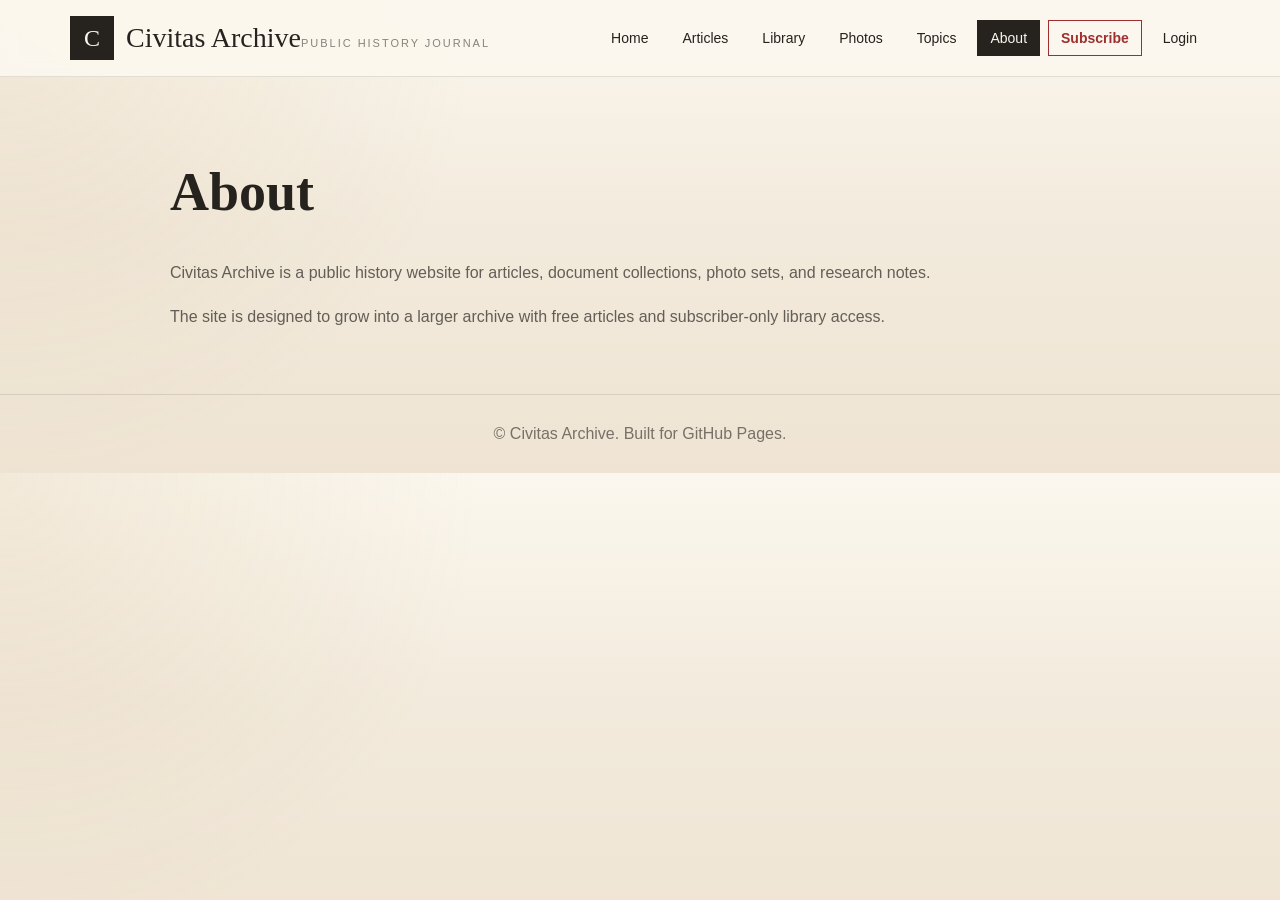
<file: about/index.html>
<!doctype html><html lang="en"><head><meta charset="utf-8"><meta name="viewport" content="width=device-width, initial-scale=1"><title>Civitas Archive</title><link rel="stylesheet" href="/style.css"></head><body><header class="top"><div class="nav"><a class="brand" href="/"><span class="seal">C</span><span><span class="brand-title">Civitas Archive</span><span class="brand-sub">Public history journal</span></span></a><nav class="links"><a class="" href="/">Home</a><a class="" href="/articles/">Articles</a><a class="" href="/library/">Library</a><a class="" href="/photos/">Photos</a><a class="" href="/topics/">Topics</a><a class="active" href="/about/">About</a><a class="subscribe" href="/subscribe/">Subscribe</a><a href="/login/">Login</a></nav></div></header><main class="page"><h1>About</h1><p>Civitas Archive is a public history website for articles, document collections, photo sets, and research notes.</p><p>The site is designed to grow into a larger archive with free articles and subscriber-only library access.</p></main><footer>© Civitas Archive. Built for GitHub Pages.</footer></body></html>
</file>
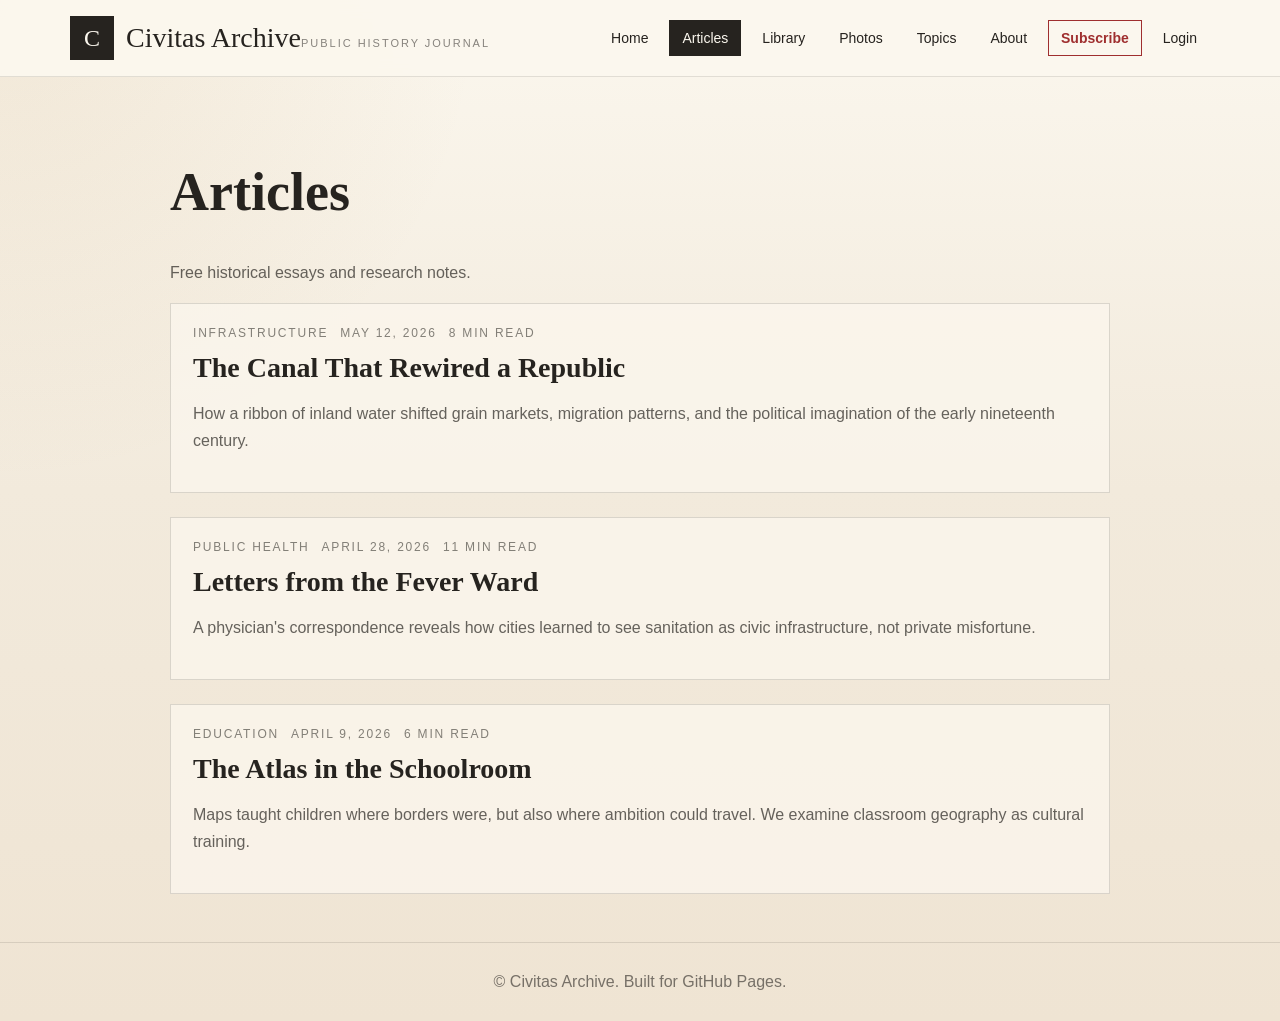
<file: articles/index.html>
<!doctype html><html lang="en"><head><meta charset="utf-8"><meta name="viewport" content="width=device-width, initial-scale=1"><title>Civitas Archive</title><link rel="stylesheet" href="/style.css"></head><body><header class="top"><div class="nav"><a class="brand" href="/"><span class="seal">C</span><span><span class="brand-title">Civitas Archive</span><span class="brand-sub">Public history journal</span></span></a><nav class="links"><a class="" href="/">Home</a><a class="active" href="/articles/">Articles</a><a class="" href="/library/">Library</a><a class="" href="/photos/">Photos</a><a class="" href="/topics/">Topics</a><a class="" href="/about/">About</a><a class="subscribe" href="/subscribe/">Subscribe</a><a href="/login/">Login</a></nav></div></header><main class="page"><h1>Articles</h1><p>Free historical essays and research notes.</p><div class="grid"><article class="card"><div class="meta"><span>Infrastructure</span><span>May 12, 2026</span><span>8 min read</span></div><h3>The Canal That Rewired a Republic</h3><p>How a ribbon of inland water shifted grain markets, migration patterns, and the political imagination of the early nineteenth century.</p></article><article class="card"><div class="meta"><span>Public Health</span><span>April 28, 2026</span><span>11 min read</span></div><h3>Letters from the Fever Ward</h3><p>A physician's correspondence reveals how cities learned to see sanitation as civic infrastructure, not private misfortune.</p></article><article class="card"><div class="meta"><span>Education</span><span>April 9, 2026</span><span>6 min read</span></div><h3>The Atlas in the Schoolroom</h3><p>Maps taught children where borders were, but also where ambition could travel. We examine classroom geography as cultural training.</p></article></div></main><footer>© Civitas Archive. Built for GitHub Pages.</footer></body></html>
</file>
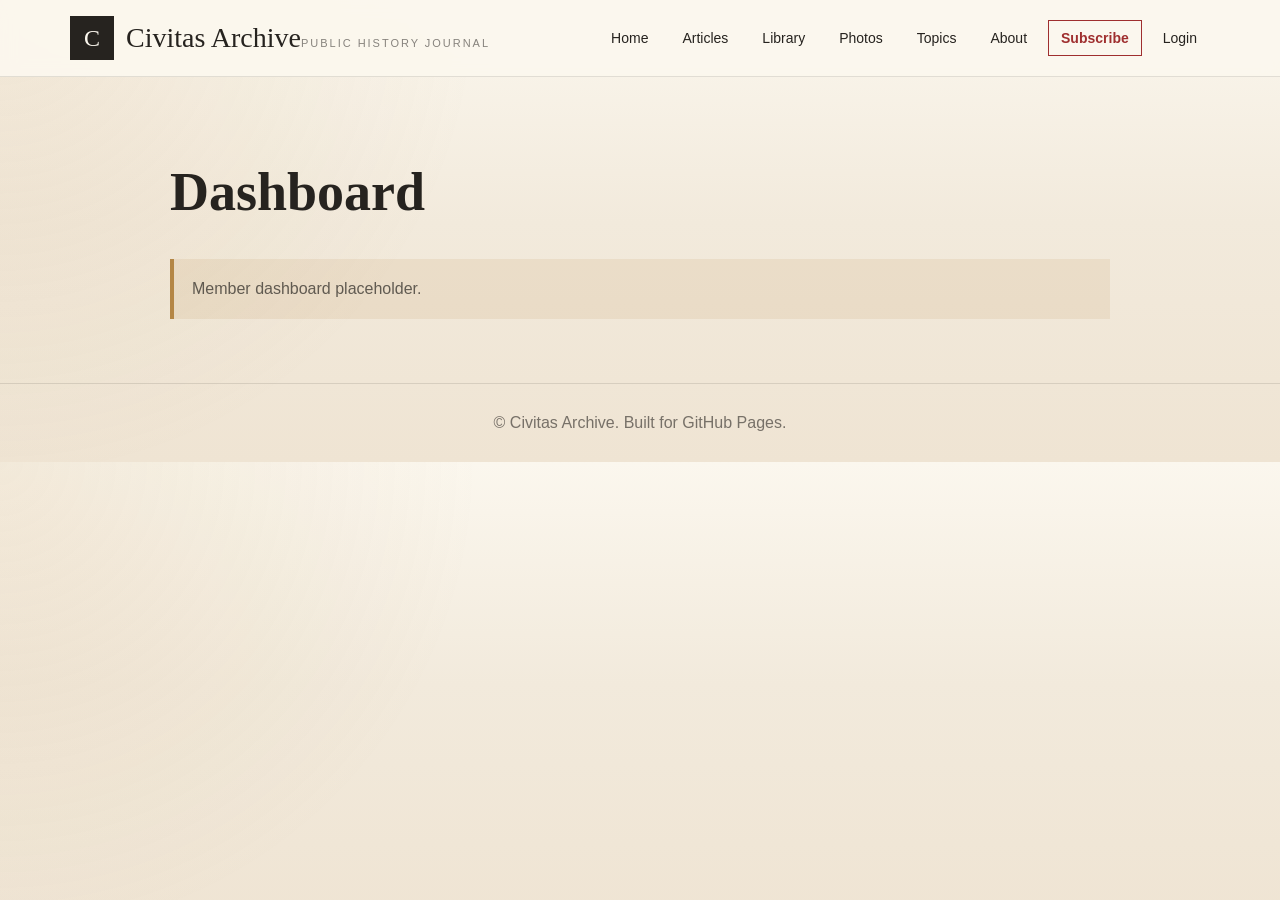
<file: dashboard/index.html>
<!doctype html><html lang="en"><head><meta charset="utf-8"><meta name="viewport" content="width=device-width, initial-scale=1"><title>Civitas Archive</title><link rel="stylesheet" href="/style.css"></head><body><header class="top"><div class="nav"><a class="brand" href="/"><span class="seal">C</span><span><span class="brand-title">Civitas Archive</span><span class="brand-sub">Public history journal</span></span></a><nav class="links"><a class="" href="/">Home</a><a class="" href="/articles/">Articles</a><a class="" href="/library/">Library</a><a class="" href="/photos/">Photos</a><a class="" href="/topics/">Topics</a><a class="" href="/about/">About</a><a class="subscribe" href="/subscribe/">Subscribe</a><a href="/login/">Login</a></nav></div></header><main class="page"><h1>Dashboard</h1><p class="notice">Member dashboard placeholder.</p></main><footer>© Civitas Archive. Built for GitHub Pages.</footer></body></html>
</file>
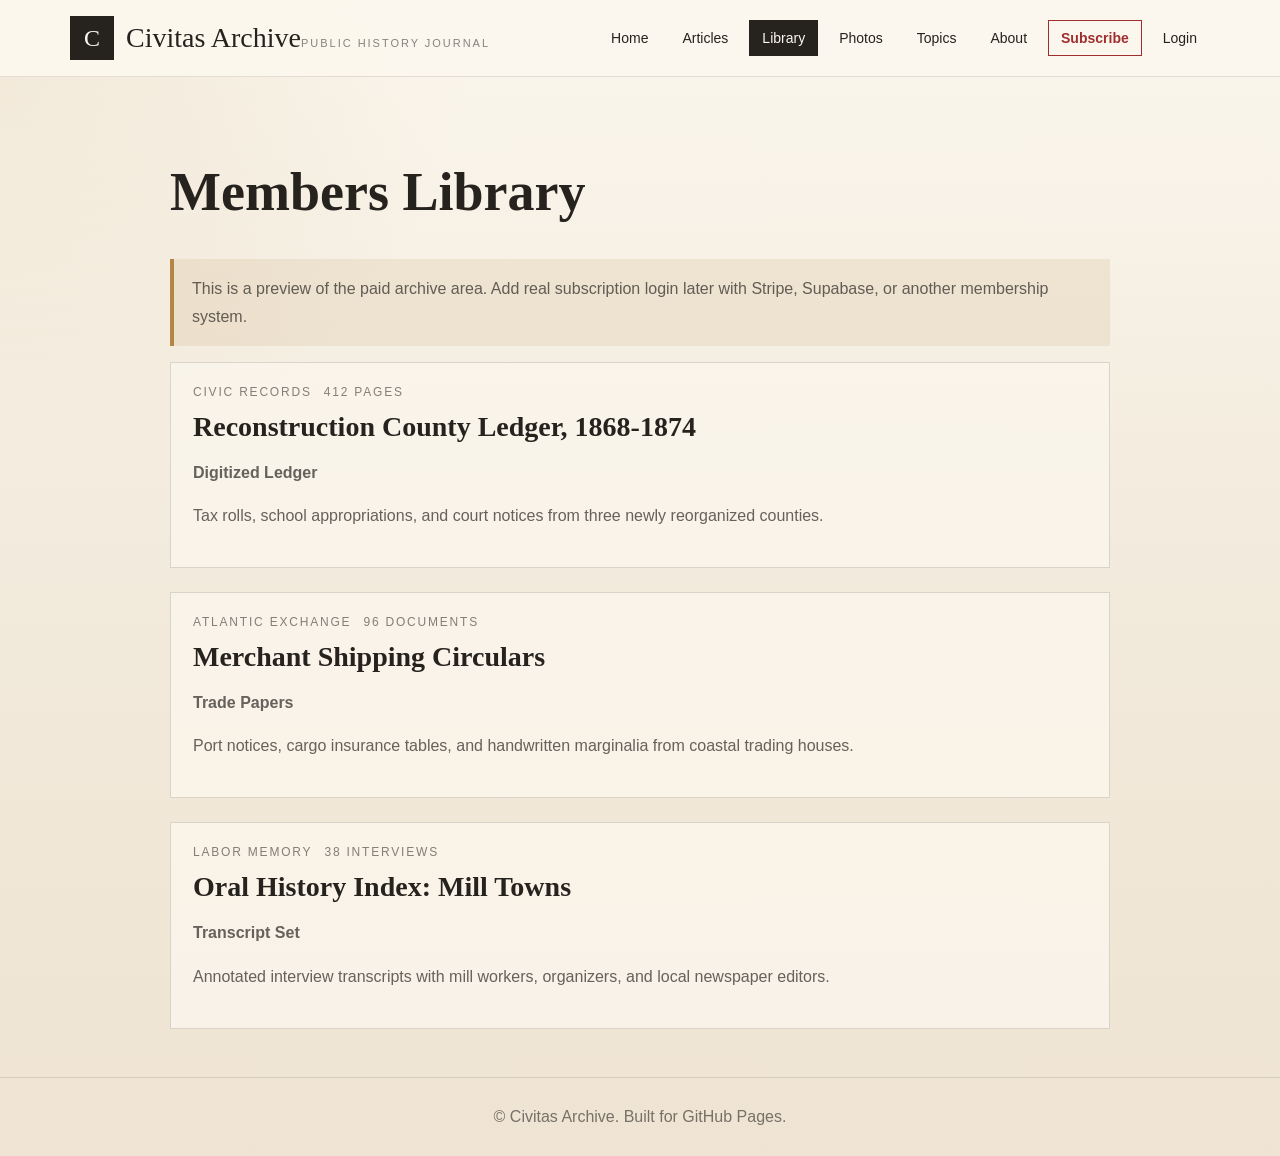
<file: library/index.html>
<!doctype html><html lang="en"><head><meta charset="utf-8"><meta name="viewport" content="width=device-width, initial-scale=1"><title>Civitas Archive</title><link rel="stylesheet" href="/style.css"></head><body><header class="top"><div class="nav"><a class="brand" href="/"><span class="seal">C</span><span><span class="brand-title">Civitas Archive</span><span class="brand-sub">Public history journal</span></span></a><nav class="links"><a class="" href="/">Home</a><a class="" href="/articles/">Articles</a><a class="active" href="/library/">Library</a><a class="" href="/photos/">Photos</a><a class="" href="/topics/">Topics</a><a class="" href="/about/">About</a><a class="subscribe" href="/subscribe/">Subscribe</a><a href="/login/">Login</a></nav></div></header><main class="page"><h1>Members Library</h1><p class="notice">This is a preview of the paid archive area. Add real subscription login later with Stripe, Supabase, or another membership system.</p><div class="grid"><div class="card"><div class="meta"><span>Civic Records</span><span>412 pages</span></div><h3>Reconstruction County Ledger, 1868-1874</h3><p><strong>Digitized Ledger</strong></p><p>Tax rolls, school appropriations, and court notices from three newly reorganized counties.</p></div><div class="card"><div class="meta"><span>Atlantic Exchange</span><span>96 documents</span></div><h3>Merchant Shipping Circulars</h3><p><strong>Trade Papers</strong></p><p>Port notices, cargo insurance tables, and handwritten marginalia from coastal trading houses.</p></div><div class="card"><div class="meta"><span>Labor Memory</span><span>38 interviews</span></div><h3>Oral History Index: Mill Towns</h3><p><strong>Transcript Set</strong></p><p>Annotated interview transcripts with mill workers, organizers, and local newspaper editors.</p></div></div></main><footer>© Civitas Archive. Built for GitHub Pages.</footer></body></html>
</file>
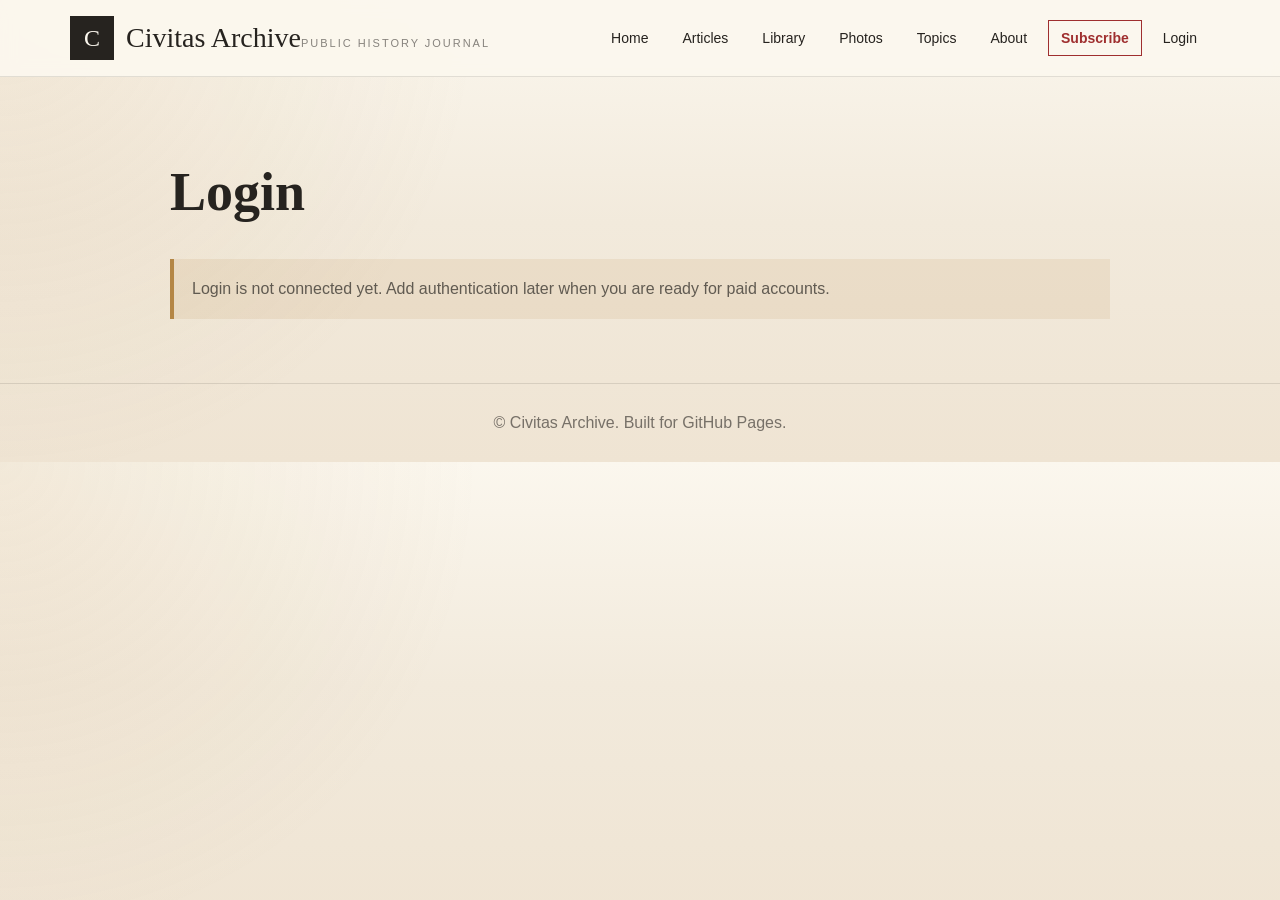
<file: login/index.html>
<!doctype html><html lang="en"><head><meta charset="utf-8"><meta name="viewport" content="width=device-width, initial-scale=1"><title>Civitas Archive</title><link rel="stylesheet" href="/style.css"></head><body><header class="top"><div class="nav"><a class="brand" href="/"><span class="seal">C</span><span><span class="brand-title">Civitas Archive</span><span class="brand-sub">Public history journal</span></span></a><nav class="links"><a class="" href="/">Home</a><a class="" href="/articles/">Articles</a><a class="" href="/library/">Library</a><a class="" href="/photos/">Photos</a><a class="" href="/topics/">Topics</a><a class="" href="/about/">About</a><a class="subscribe" href="/subscribe/">Subscribe</a><a href="/login/">Login</a></nav></div></header><main class="page"><h1>Login</h1><p class="notice">Login is not connected yet. Add authentication later when you are ready for paid accounts.</p></main><footer>© Civitas Archive. Built for GitHub Pages.</footer></body></html>
</file>
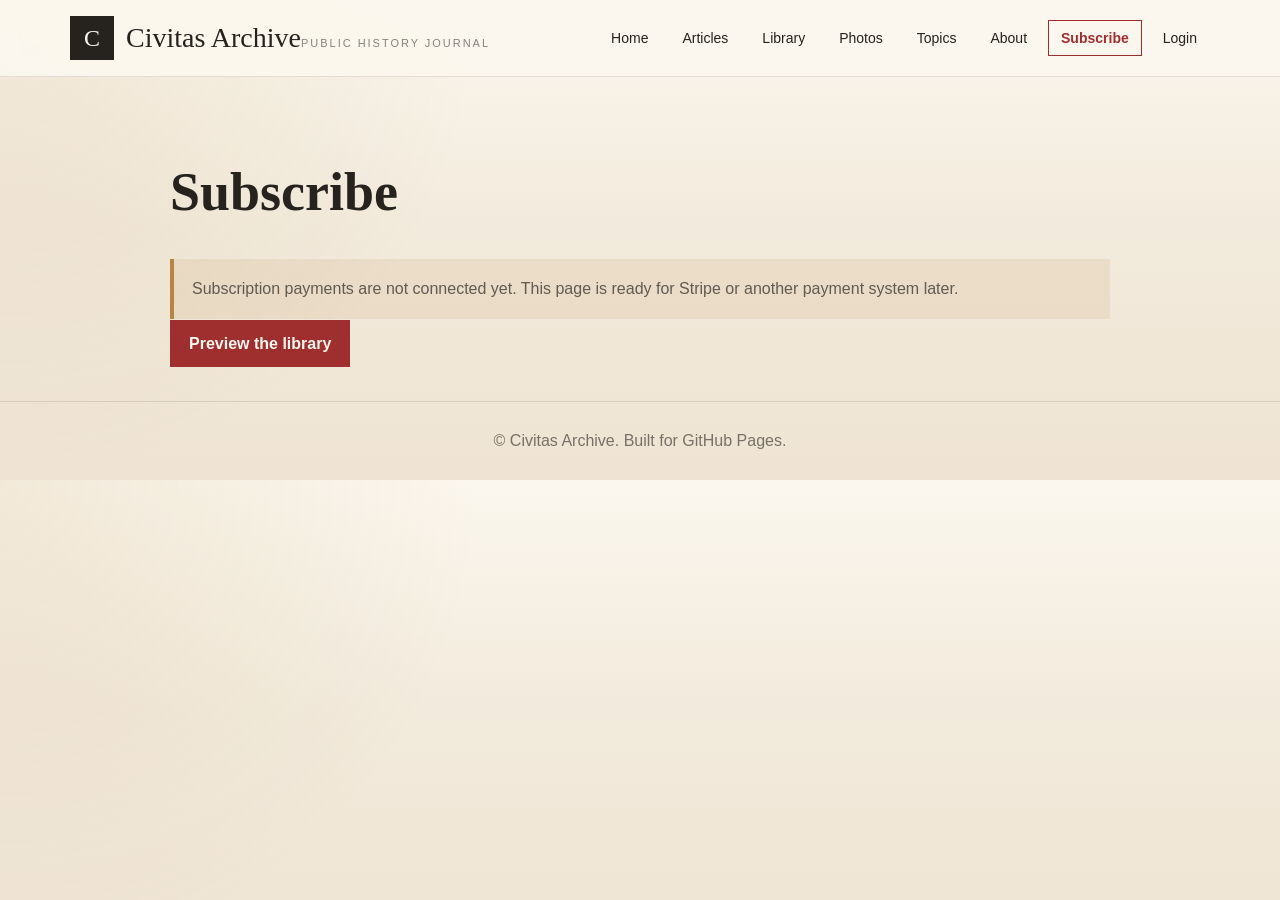
<file: subscribe/index.html>
<!doctype html><html lang="en"><head><meta charset="utf-8"><meta name="viewport" content="width=device-width, initial-scale=1"><title>Civitas Archive</title><link rel="stylesheet" href="/style.css"></head><body><header class="top"><div class="nav"><a class="brand" href="/"><span class="seal">C</span><span><span class="brand-title">Civitas Archive</span><span class="brand-sub">Public history journal</span></span></a><nav class="links"><a class="" href="/">Home</a><a class="" href="/articles/">Articles</a><a class="" href="/library/">Library</a><a class="" href="/photos/">Photos</a><a class="" href="/topics/">Topics</a><a class="" href="/about/">About</a><a class="subscribe" href="/subscribe/">Subscribe</a><a href="/login/">Login</a></nav></div></header><main class="page"><h1>Subscribe</h1><p class="notice">Subscription payments are not connected yet. This page is ready for Stripe or another payment system later.</p><a class="btn red" href="/library/">Preview the library</a></main><footer>© Civitas Archive. Built for GitHub Pages.</footer></body></html>
</file>
<file: style.css>
:root{--ink:#26231f;--vellum:#fbf7ee;--paper:#f2eadc;--pine:#25483e;--carmine:#9f2f2f;--brass:#b48645}*{box-sizing:border-box}body{margin:0;font-family:Georgia,'Times New Roman',serif;background:radial-gradient(circle at top left,rgba(180,134,69,.12),transparent 30rem),linear-gradient(180deg,#fbf7ee 0%,#f2eadc 48%,#efe4d3 100%);color:var(--ink)}a{color:inherit;text-decoration:none}.top{position:sticky;top:0;z-index:10;background:rgba(251,247,238,.96);border-bottom:1px solid rgba(38,35,31,.12);backdrop-filter:blur(8px)}.nav{max-width:1180px;margin:auto;padding:16px 20px;display:flex;gap:18px;align-items:center;justify-content:space-between;flex-wrap:wrap}.brand{display:flex;align-items:center;gap:12px}.seal{width:44px;height:44px;display:grid;place-items:center;background:var(--ink);color:var(--vellum);border:1px solid var(--ink);font-size:24px}.brand-title{font-size:28px;line-height:1}.brand-sub{font-family:Arial,sans-serif;font-size:11px;letter-spacing:.18em;text-transform:uppercase;color:rgba(38,35,31,.55)}.links{display:flex;gap:8px;flex-wrap:wrap;font-family:Arial,sans-serif;font-size:14px}.links a{border:1px solid transparent;padding:9px 12px}.links a:hover,.links .active{border-color:var(--ink);background:var(--ink);color:var(--vellum)}.links .subscribe{border-color:var(--carmine);color:var(--carmine);font-weight:700}.hero{border-bottom:1px solid rgba(38,35,31,.12)}.hero-grid{max-width:1180px;margin:auto;padding:56px 20px;display:grid;grid-template-columns:1.05fr .95fr;gap:42px}.eyebrow{font-family:Arial,sans-serif;font-size:12px;letter-spacing:.24em;text-transform:uppercase;color:var(--carmine);font-weight:700}.h1{font-size:72px;line-height:.95;margin:18px 0}.lead{font-family:Arial,sans-serif;font-size:18px;line-height:1.7;color:rgba(38,35,31,.72);max-width:680px}.btns{display:flex;gap:12px;flex-wrap:wrap;margin-top:30px}.btn{font-family:Arial,sans-serif;border:1px solid var(--ink);background:var(--ink);color:var(--vellum);padding:14px 18px;font-weight:700}.btn.red{background:var(--carmine);border-color:var(--carmine)}.feature{min-height:420px;background:linear-gradient(to top,rgba(38,35,31,.95),rgba(38,35,31,.35)),url('https://images.unsplash.com/photo-1457369804613-52c61a468e7d?auto=format&fit=crop&w=1200&q=85') center/cover;border:1px solid rgba(38,35,31,.15);display:flex;align-items:end;color:var(--vellum);padding:28px}.feature h2{font-size:34px;margin:8px 0 0}.wrap{max-width:1180px;margin:auto;padding:48px 20px}.grid{display:grid;gap:24px}.two{grid-template-columns:1.2fr .8fr}.three{grid-template-columns:repeat(3,1fr)}.section-title{font-size:34px;margin:0 0 18px;border-bottom:1px solid rgba(38,35,31,.15);padding-bottom:14px}.card{border:1px solid rgba(38,35,31,.15);background:rgba(251,247,238,.78);padding:22px}.meta{font-family:Arial,sans-serif;font-size:12px;letter-spacing:.15em;text-transform:uppercase;color:rgba(38,35,31,.56);display:flex;gap:12px;flex-wrap:wrap}.card h3{font-size:28px;margin:12px 0 8px}.card p,.aside p,.page p{font-family:Arial,sans-serif;line-height:1.7;color:rgba(38,35,31,.7)}.aside{border:1px solid rgba(38,35,31,.15);background:var(--vellum);padding:26px;box-shadow:0 12px 30px rgba(38,35,31,.08)}.photo{border:1px solid rgba(38,35,31,.15);background:var(--vellum);overflow:hidden}.photo img{width:100%;height:210px;object-fit:cover;filter:grayscale(1)}.photo div{padding:16px}.tags{display:flex;gap:10px;flex-wrap:wrap}.tag{font-family:Arial,sans-serif;border:1px solid rgba(38,35,31,.15);background:var(--vellum);padding:10px 12px;color:rgba(38,35,31,.75)}footer{border-top:1px solid rgba(38,35,31,.12);padding:30px 20px;text-align:center;font-family:Arial,sans-serif;color:rgba(38,35,31,.6)}.page{max-width:980px;margin:auto;padding:48px 20px}.page h1{font-size:54px}.notice{border-left:4px solid var(--brass);background:rgba(180,134,69,.12);padding:16px 18px;font-family:Arial,sans-serif;line-height:1.6}@media(max-width:800px){.hero-grid,.two,.three{grid-template-columns:1fr}.h1{font-size:50px}.feature{min-height:300px}.nav{align-items:flex-start}.links{width:100%}}
</file>
